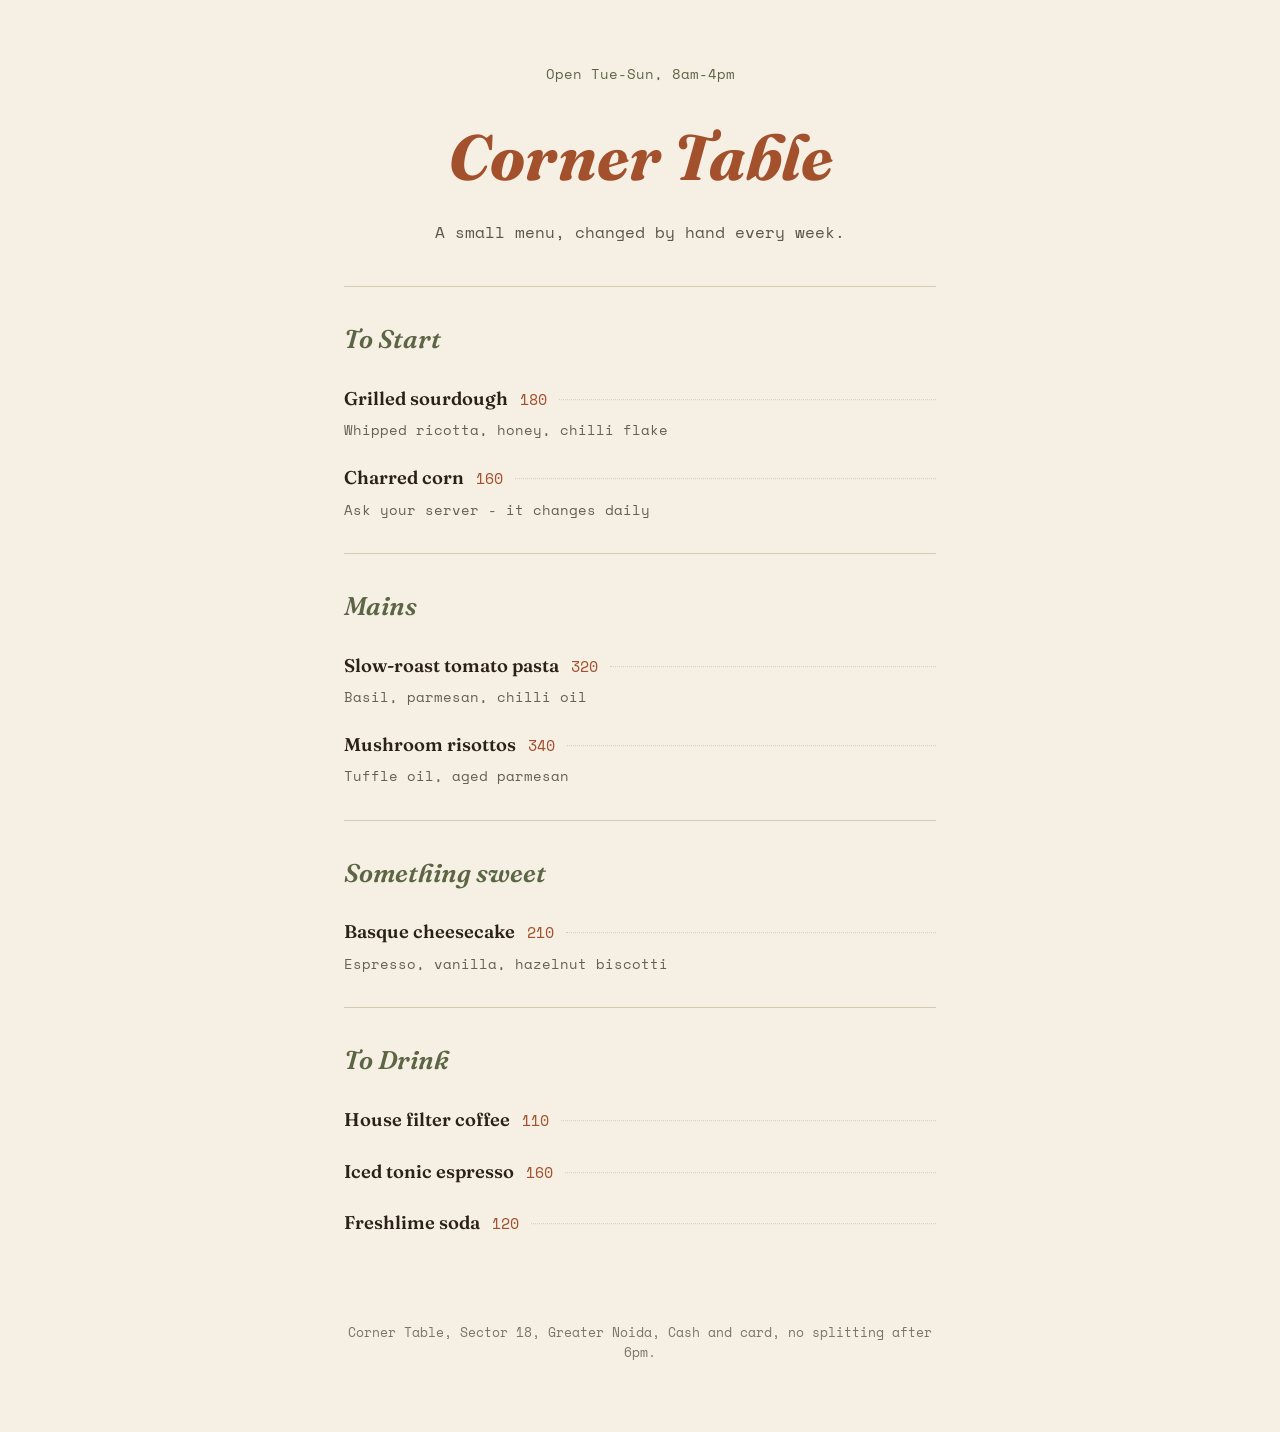
<file: Corner Table/index.html>
<!DOCTYPE html>
<html lang="en">
<head>
   <meta charset="UTF-8">
<meta name="viewport" content="width=device-width, initial-scale=1">
<title>Corner Table — Menu</title>
<link rel="preconnect" href="https://fonts.googleapis.com">
<link rel="preconnect" href="https://fonts.gstatic.com" crossorigin>
<link href="https://fonts.googleapis.com/css2?family=Fraunces:ital,opsz,wght@0,9..144,600;0,9..144,700;1,9..144,500&family=Space+Mono:wght@400;700&display=swap" rel="stylesheet">
<link rel="stylesheet" href="style.css">
</head>
<body>
    <header>
        <p class="kicker">
            Open Tue-Sun, 8am-4pm
        </p>

        <h1>Corner Table</h1>
        <p class="tag">A small menu, changed by hand every week.</p>
    </header>

    <main>


        <section class="course">
            <h2> To Start</h2>
            <ul class="menu-list">
                <li>
                    <div class="row">
                        <h3>Grilled sourdough</h3><span class="price">180</span>
                    </div>
                    <p>Whipped ricotta, honey, chilli flake</p>
                </li>
                <li>
                    <div class="row">
                        <h3>Charred corn</h3><span class="price">160</span>
                    </div>
                    <p>Ask your server - it changes daily</p>
                </li>
            </ul>
        </section>

        <section class="course">
            <h2>Mains</h2>
            <ul class="menu-list">
                <li>
                    <div class="row">
                        <h3>Slow-roast tomato pasta</h3><span class="price">320</span>
                    </div>
                    <p>Basil, parmesan, chilli oil</p>
                </li>
                <li>
                    <div class="row"><h3>Mushroom risottos</h3>
                    <span class="price">340</span></div>
                    <p>Tuffle oil, aged parmesan</p>
                </li>
            </ul>
        </section>

        <section class="course">
            <h2>Something sweet</h2>
            <ul class="menu-list">
                <li>
                    <div class="row">
                        <h3>Basque cheesecake</h3><span class="price">210</span>
                    </div>
                    <p>Espresso, vanilla, hazelnut biscotti</p>
                </li>
            </ul>
        </section>

        <section class="course">
            <h2>To Drink</h2>
            <ul class="menu-list">
                <li>
                    <div class="row">
                        <h3>House filter coffee</h3><span class="price">110</span>
                    </div>
                </li>
                <li>
                    <div class="row"><h3>Iced tonic espresso</h3><span class="price">160</span></div>
                </li>
                <li>
                    <div class="row"><h3>Freshlime soda</h3><span class="price">120</span></div>
                </li>
            </ul>
        </section>
    </main>

    <footer>
        <p>Corner Table, Sector 18, Greater Noida, Cash and card, no splitting after 6pm.</p>
    </footer>
    
</body>
</html>
</file>
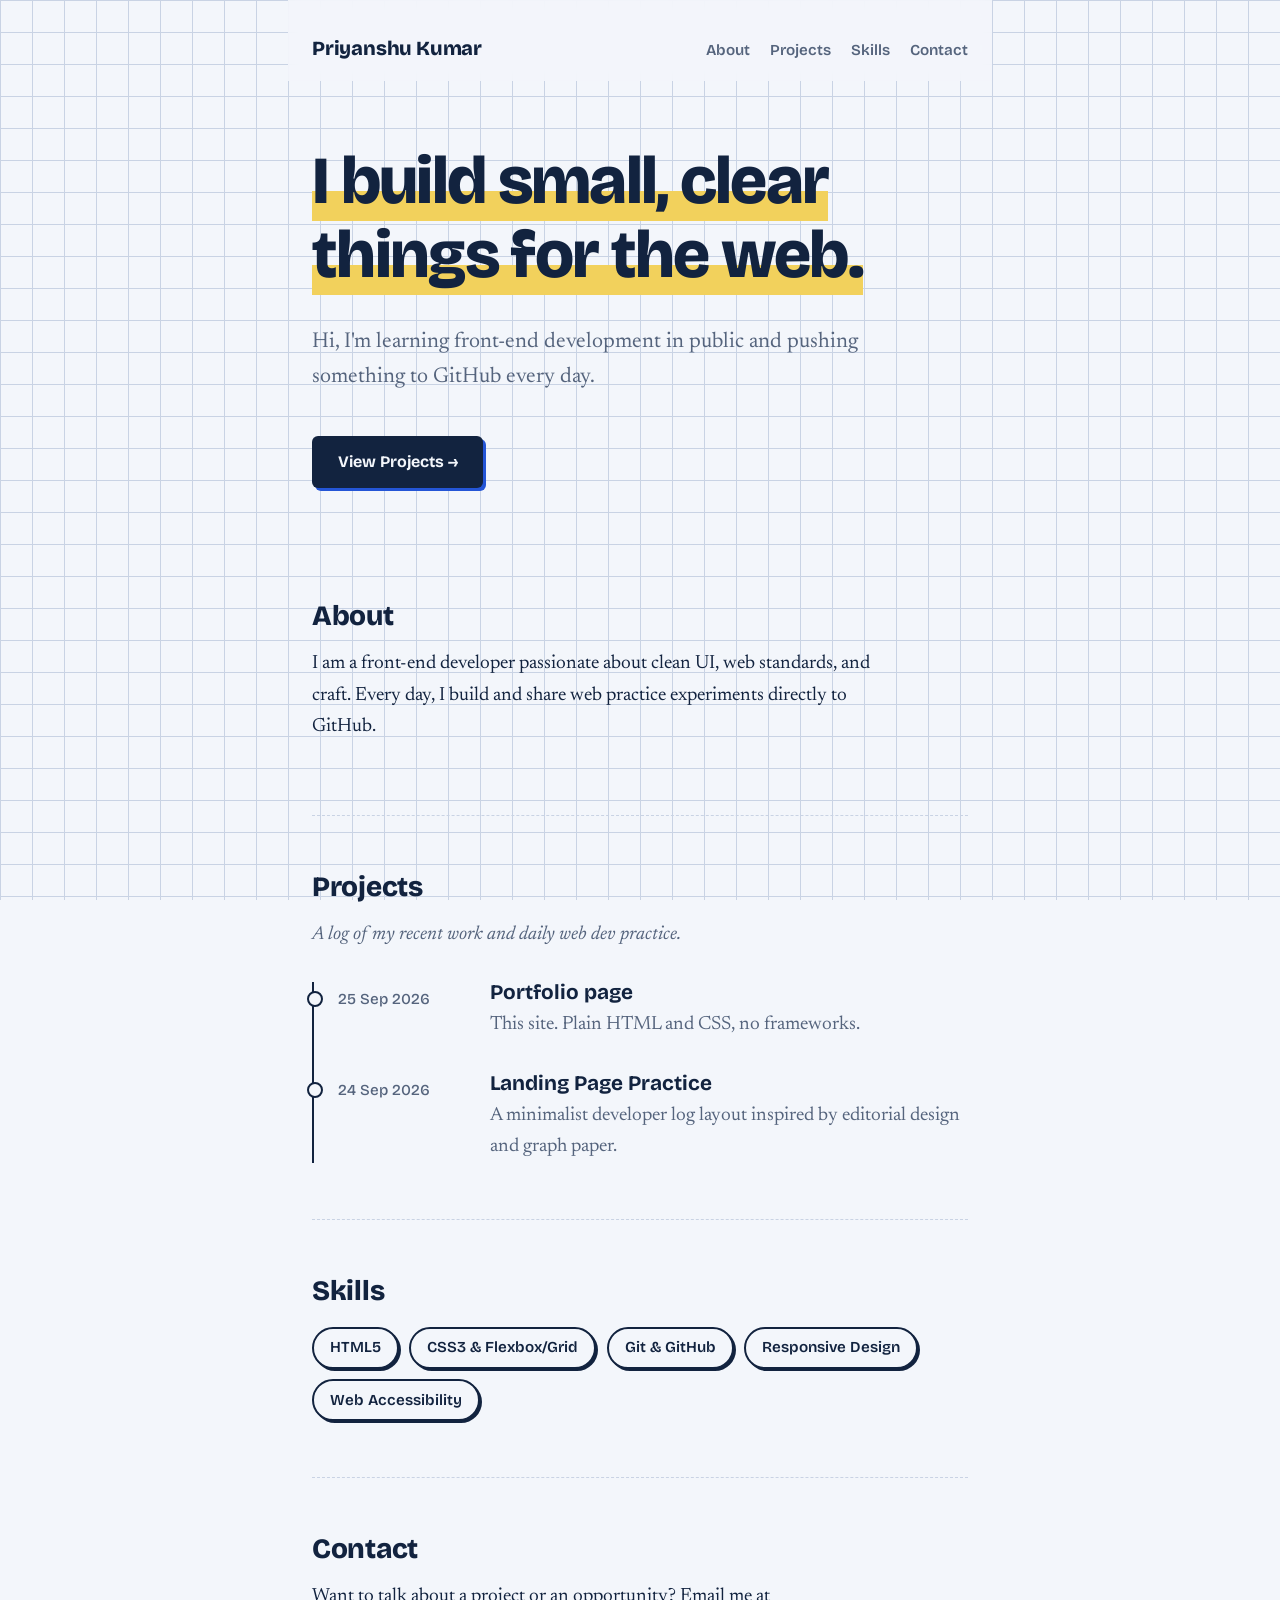
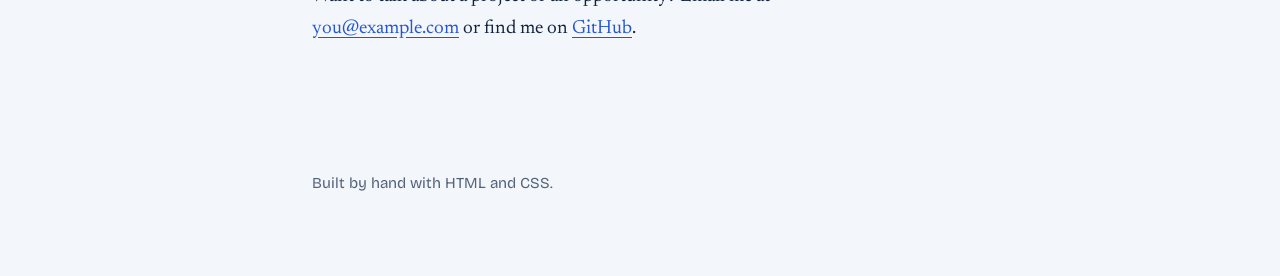
<file: LandingPage/index.html>
<!DOCTYPE html>
<html lang="en">
<head>
     <meta charset="UTF-8">
  <meta name="viewport" content="width=device-width, initial-scale=1">
  <title>Your Name | Portfolio</title>
  <link rel="preconnect" href="https://fonts.googleapis.com">
  <link rel="preconnect" href="https://fonts.gstatic.com" crossorigin>
  <link href="https://fonts.googleapis.com/css2?family=Bricolage+Grotesque:wght@500;700;800&family=Newsreader:ital,wght@0,400;0,500;1,400&display=swap" rel="stylesheet">
  <link rel="stylesheet" href="style.css">
</head>
<body>
    <header class="site-header">
        <a class="logo" href="#top">Priyanshu Kumar</a>
        <nav>
            <a href="#about">About</a>
            <a href="#projects">Projects</a>
            <a href="#skills">Skills</a>
            <a href="#contact">Contact</a>
        </nav>
    </header>

    <main id="top">

        <section id="hero" class="hero">
            <h1>I build small, clear things for the web.</h1>
            <p class="lead">Hi, I'm learning front-end development in public and pushing something to GitHub every day.</p>
            <a href="#projects" class="button">View Projects &rarr;</a>
        </section>

        <section id="about" class="about">
            <h2>About</h2>
            <p>I am a front-end developer passionate about clean UI, web standards, and craft. Every day, I build and share web practice experiments directly to GitHub.</p>
        </section>

        <section id="projects" class="projects">
            <h2>Projects</h2>
            <p class="note">A log of my recent work and daily web dev practice.</p>

            <ol class="log">
                <li>
                    <time datetime="2026-09-25">25 Sep 2026</time>
                    <div>
                        <h3><a href="#">Portfolio page</a></h3>
                        <p>This site. Plain HTML and CSS, no frameworks.</p>
                    </div>
                </li>
                <li>
                    <time datetime="2026-09-24">24 Sep 2026</time>
                    <div>
                        <h3><a href="#">Landing Page Practice</a></h3>
                        <p>A minimalist developer log layout inspired by editorial design and graph paper.</p>
                    </div>
                </li>
            </ol>
        </section>

        <section id="skills">
            <h2>Skills</h2>
            <ul class="skills">
                <li>HTML5</li>
                <li>CSS3 & Flexbox/Grid</li>
                <li>Git & GitHub</li>
                <li>Responsive Design</li>
                <li>Web Accessibility</li>
            </ul>
        </section>

        <section id="contact" class="contact">
            <h2>Contact</h2>
            <p>Want to talk about a project or an opportunity? Email me at <a href="mailto:you@example.com">you@example.com</a> or find me on <a href="https://github.com/priyanshukumar-25">GitHub</a>.</p>
        </section>

    </main>

    <footer>
        <p>Built by hand with HTML and CSS.</p>
    </footer>

</body>

</html>
</file>
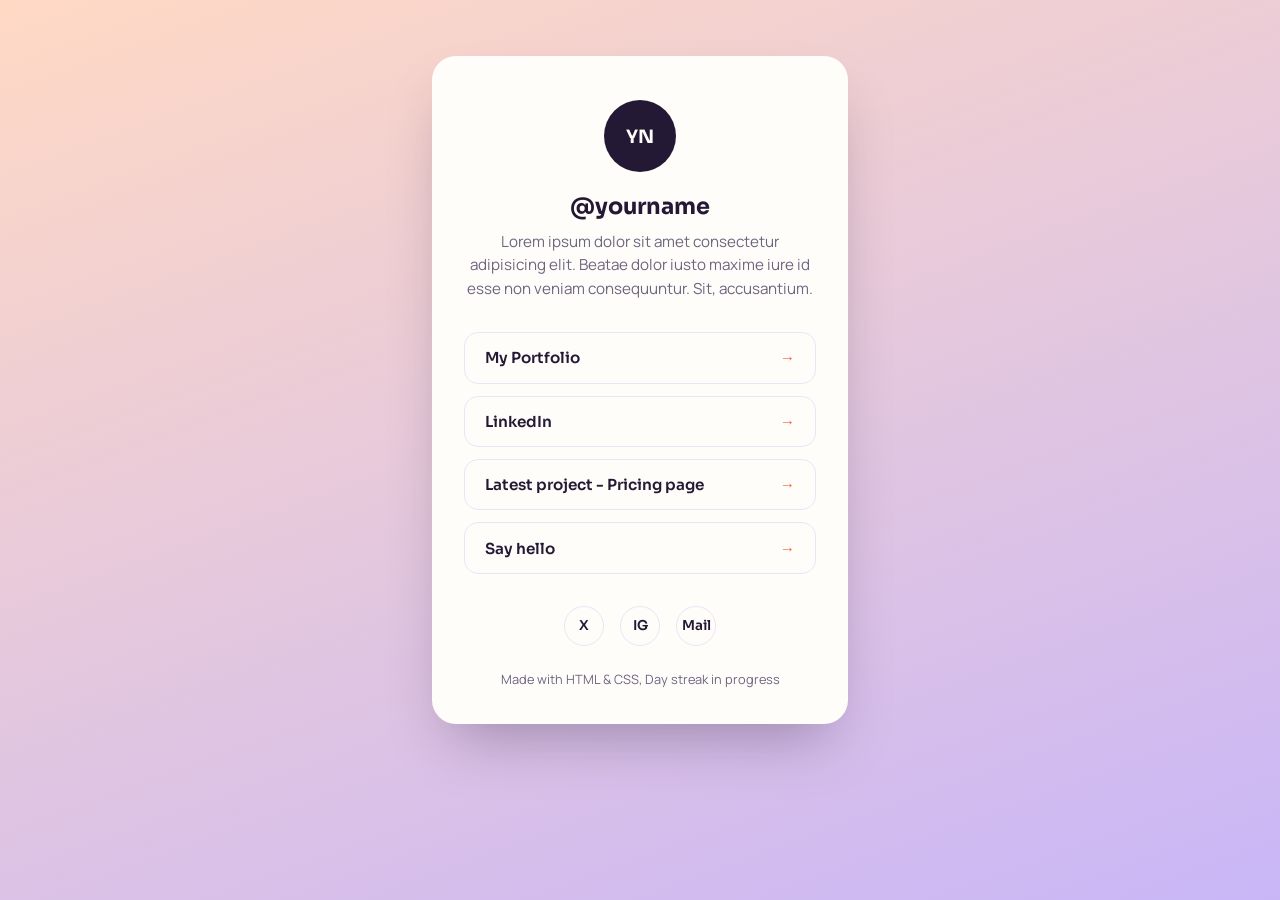
<file: link-in-bio page/index.html>
<!DOCTYPE html>
<html lang="en">
<head>
    <meta charset="UTF-8">
<meta name="viewport" content="width=device-width, initial-scale=1">
<title>@yourname</title>
<link rel="preconnect" href="https://fonts.googleapis.com">
<link rel="preconnect" href="https://fonts.gstatic.com" crossorigin>
<link href="https://fonts.googleapis.com/css2?family=Sora:wght@500;600;700&family=Manrope:wght@400;500;600&display=swap" rel="stylesheet">
<link rel="stylesheet" href="style.css">
</head>
<body>
    <main class="card">
        <div class="avatar" aria-hidden="true">YN</div>
        <h1>@yourname</h1>
        <p class="bio">Lorem ipsum dolor sit amet consectetur adipisicing elit. Beatae dolor iusto maxime iure id esse non veniam consequuntur. Sit, accusantium.</p>

        <nav class="links">
            <a href="#" class="link">
                <span class="link-title">My Portfolio</span>
                <span class="link-arrow">&rarr;</span>
            </a>
            <a href="#" class="link">
                <span class="link-title">LinkedIn</span>
                <span class="link-arrow">&rarr;</span>
            </a>
            <a href="#" class="link">
                <span class="link-title">Latest project - Pricing page</span>
                <span class="link-arrow">&rarr;</span>
            </a>
            <a href="#" class="link">
                <span class="link-title">Say hello</span>
                <span class="link-arrow">&rarr;</span>
            </a>
        </nav>

        <div class="socials">
            <a href="#" aria-label="X / Twitter">X</a>
            <a href="#" aria-label="Instagram">IG</a>
            <a href="#" aria-label="Email">Mail</a>
        </div>

        <p class="footer-note">Made with HTML &amp; CSS, Day streak in progress</p>
    </main>
    
</body>
</html>
</file>
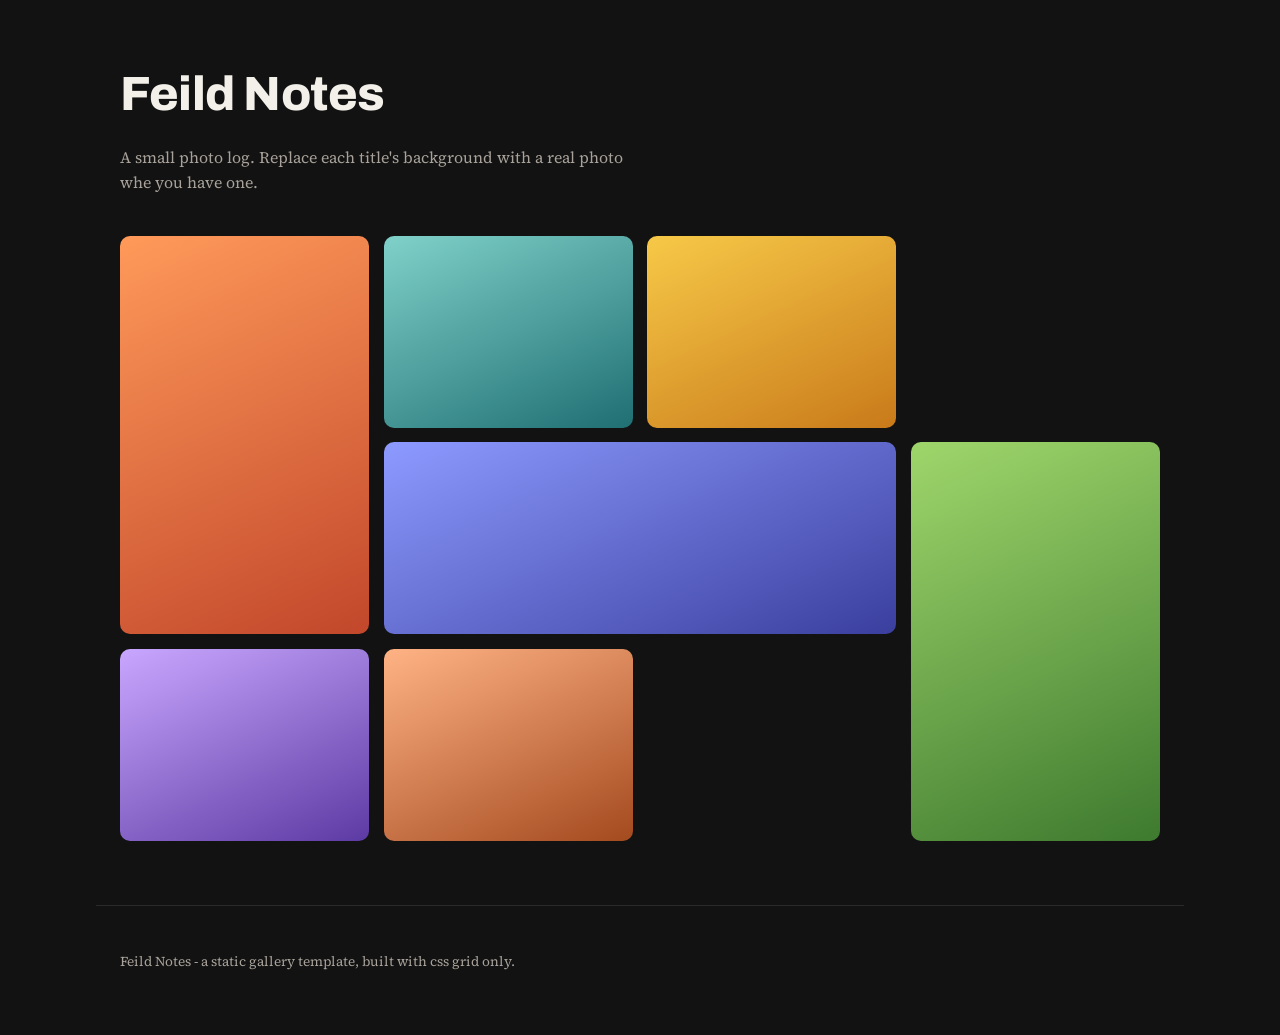
<file: photo-grid-gallery/index.html>
<!DOCTYPE html>
<html lang="en">
<head>
    <meta charset="UTF-8">
<meta name="viewport" content="width=device-width, initial-scale=1">
<title>Field Notes — Gallery</title>
<link rel="preconnect" href="https://fonts.googleapis.com">
<link rel="preconnect" href="https://fonts.gstatic.com" crossorigin>
<link href="https://fonts.googleapis.com/css2?family=Archivo:wght@500;600;800&family=Source+Serif+4:ital,wght@0,400;1,400&display=swap" rel="stylesheet">
<link rel="stylesheet" href="style.css">
</head>
<body>
    <header>
        <h1>Feild Notes</h1>
        <p>A small photo log. Replace each title's background with a real photo whe  you have one. </p>
    </header>

    <main class="gallery">


        
  <figure class="tile tile-tall" style="--c1:#ff9a5a; --c2:#c2472b;">
            <figcaption>
                <span class="loc">Ladakh, June</span>
                <span class="cap">Morning light over the pass</span>
            </figcaption>
        </figure>

        <figure class="tile" style="--c1:#7fd1c9; --c2:#1f6f73;">
            <figcaption>
                <span class="loc">Keral, March</span>
                <span class="cap">Backwaters at low tide</span>
            </figcaption>
        </figure>

        <figure class="tile" style="--c1:#f7c948; --c2:#c97a1a;">
            <figcaption>
                <span class="loc">Jaipur, Nov</span>
                <span class="cap">A wall of marigolds</span>
            </figcaption>
        </figure>

        <figure class=" tile tile-wide" style="--c1:#8d9aff; --c2:#3a3f9e;">
            <figcaption>
                <span class="loc">Goa, Jan </span>
                <span class="cap">Fishing boats, first light </span>
            </figcaption>
        </figure>

        <figure class=" tile tile-tall" style="--c1:#9fd66b; --c2:#3e7a2f;">
             <figcaption>
                <span class="loc">Meghalya, Aug </span>
                <span class="cap">Root bridge, after the rain </span>
            </figcaption>
        </figure>

        <figure class="tile"  style="--c1:#c9a7ff; --c2:#5c3aa3;">
            <figcaption>
                <span class="loc">Delhi, Oct </span>
                <span class="cap">Kite strings at dusk </span>
            </figcaption>
        </figure>

        <figure class="tile" style="--c1:#ffb385; --c2:#a44a1f;">
            <figcaption>
                <span class="loc">Rann of Kutch, Dec</span>
                <span class="cap">Salt flat, full moon </span>
            </figcaption>
        </figure>
    </main>

    <footer>
        <p>Feild Notes - a static gallery template, built with css grid only.</p>
    </footer>

</body>
</html>
</file>
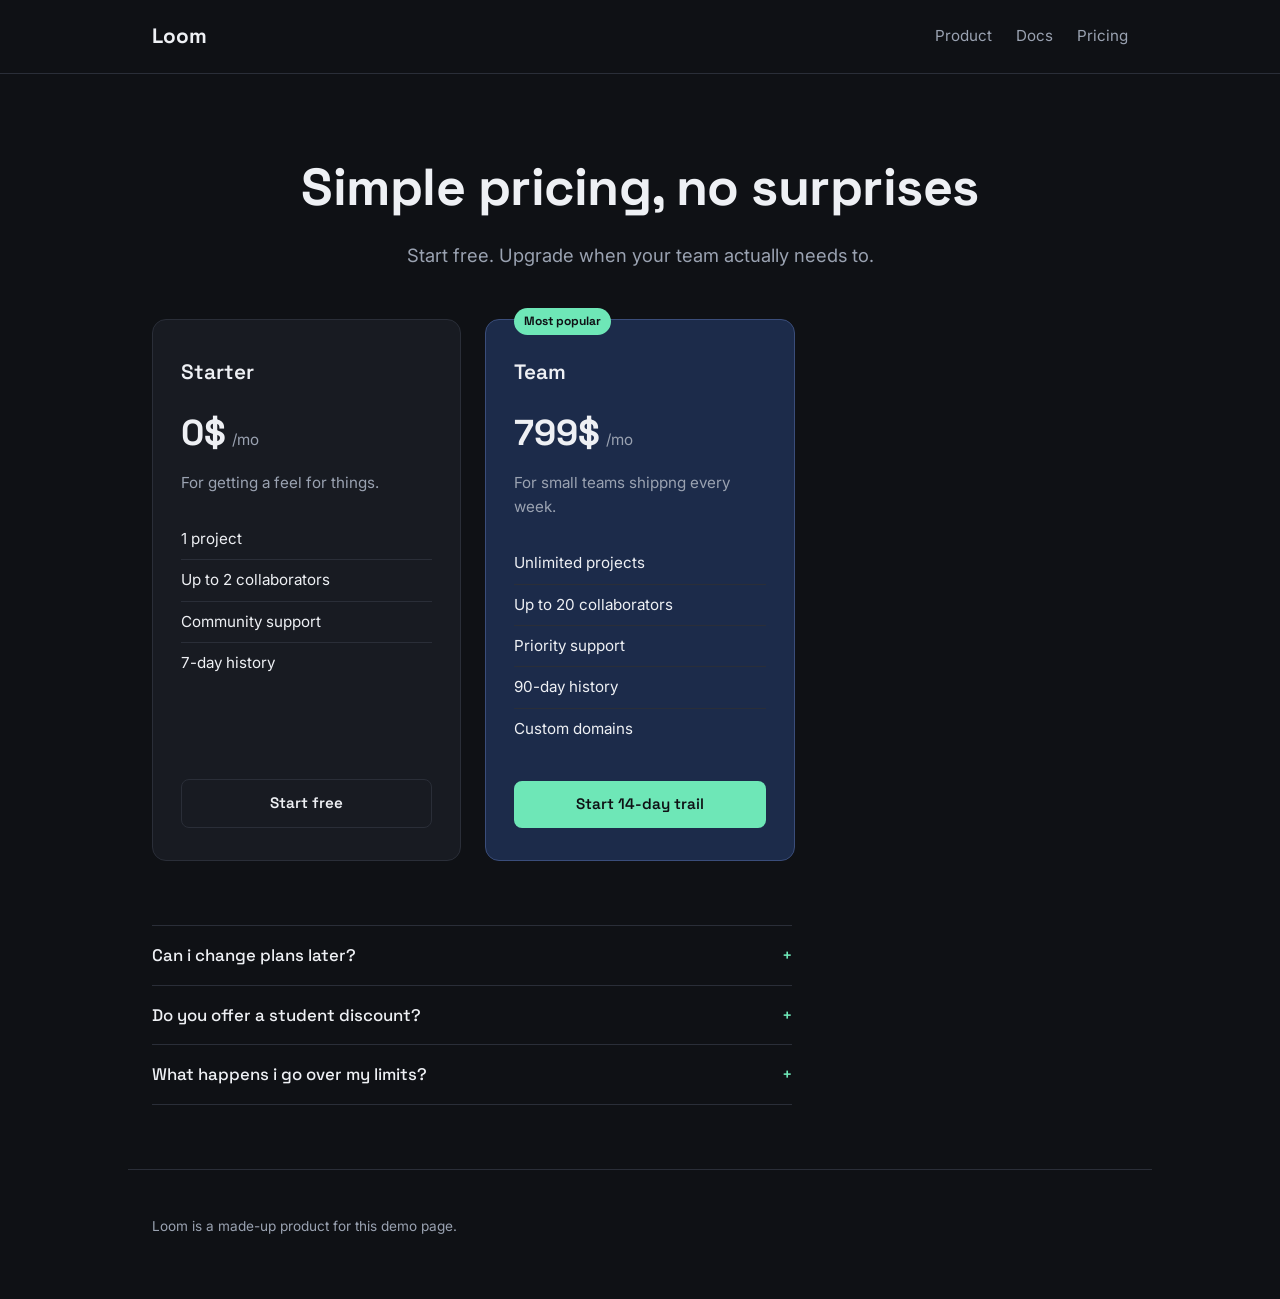
<file: SaaS-pricing/index.html>
<!DOCTYPE html>
<html lang="en">
<head>
    <meta charset="UTF-8">
<meta name="viewport" content="width=device-width, initial-scale=1">
<title>Pricing — Loom</title>
<link rel="preconnect" href="https://fonts.googleapis.com">
<link rel="preconnect" href="https://fonts.gstatic.com" crossorigin>
<link href="https://fonts.googleapis.com/css2?family=Space+Grotesk:wght@500;600;700&family=Inter:wght@400;500;600&display=swap" rel="stylesheet">
<link rel="stylesheet" href="style.css">
</head>
<body>
    <header>
        <div class="wrap">
            <span class="brand">Loom</span>
            <nav>
                <a href="#">Product</a>
                <a href="#">Docs</a>
                <a href="#">Pricing</a>
            </nav>            
        </div>
    </header>

    <main>
        <section class="intro">
            <h1>Simple pricing, no surprises</h1>
            <p>Start free. Upgrade when your team actually needs to.</p>
        </section>

        <section class="plans" id="pricing">

            <article class="plan">
                <h2>Starter</h2>
                <p class="price"><span class="amount">0$</span><span class="period">/mo</span></p>

                <p class="desc">For getting a feel for things.</p>

                <ul class="features">
                    <li>1 project</li>
                    <li>Up to 2 collaborators</li>
                    <li>Community support</li>
                    <li>7-day history</li>
                </ul>
                <a href="#" class="btn btn-outline">Start free</a>
            </article>

            <article class="plan plan-featured">
                <p class="badge">Most popular</p>
                <h2>Team</h2>
                <p class="price"><span class="amount">799$</span><span class="period">/mo</span></p>

                <p class="desc">For small teams shippng every week.</p>
                <ul class="features">
                    <li>Unlimited projects</li>
                    <li>Up to 20 collaborators</li>
                    <li>Priority support</li>
                    <li>90-day history</li>
                    <li>Custom domains</li>
                </ul>
                <a href="#" class="btn btn-solid">Start 14-day trail</a>
            </article>
        </section>

        <section class="faq">
           <details>
            <summary>Can i change plans later?</summary>
            <p>Yes - upgrade or downgrade at any time. Changes apply from your next billing cycle.</p>
           </details>

           <details>
            <summary>
                Do you offer a student discount?
            </summary>
            <p>Yes, 50% off team for verified students. Email support once you're on the Team plan.</p>
           </details>

           <details>
            <summary>What happens i go over my limits?</summary>
            <p>We'll let yo know before anything is restricted - no surprise charges.</p>
           </details>
        </section>
    </main>

    <footer>
        <p>Loom is a made-up product for this demo page.</p>
    </footer>


    
</body>
</html>
</file>
<file: Corner Table/style.css>
/* ---------- Tokens ---------- */
:root {
  --cream: #f6efe4;
  --paper: #fffaf2;
  --ink: #2c2118;
  --rust: #a3502c;
  --olive: #5c6644;
  --rule: #d8c9b3;

  --font-display: "Fraunces", Georgia, serif;
  --font-mono: "Space Mono", "Courier New", monospace;

  --page: 40rem;
}

* { box-sizing: border-box; }

body {
  margin: 0;
  background: var(--cream);
  color: var(--ink);
  font-family: var(--font-mono);
  font-size: 1rem;
  line-height: 1.6;
}

a { color: inherit; }

:focus-visible {
  outline: 2px solid var(--rust);
  outline-offset: 3px;
}

header, main, footer {
  max-width: var(--page);
  margin-inline: auto;
  padding-inline: 1.5rem;
}

/* ---------- Header ---------- */
header {
  text-align: center;
  padding-top: 4rem;
  padding-bottom: 2.5rem;
}

.kicker {
  font-size: 0.85rem;
  color: var(--olive);
  margin: 0 0 1.25rem;
}

header h1 {
  font-family: var(--font-display);
  font-weight: 700;
  font-style: italic;
  font-size: clamp(2.75rem, 9vw, 4rem);
  margin: 0;
  color: var(--rust);
}

.tag {
  margin: 0.75rem 0 0;
  color: var(--ink);
  opacity: 0.75;
}

/* ---------- Courses ---------- */
.course {
  padding-block: 2rem;
  border-top: 1px solid var(--rule);
}

.course h2 {
  font-family: var(--font-display);
  font-style: italic;
  font-weight: 600;
  font-size: 1.6rem;
  color: var(--olive);
  margin: 0 0 1.5rem;
}

.menu-list {
  list-style: none;
  margin: 0;
  padding: 0;
}

.menu-list li {
  margin-bottom: 1.4rem;
}

.menu-list li:last-child {
  margin-bottom: 0;
}

.row {
  display: flex;
  align-items: baseline;
  gap: 0.75rem;
}

.row h3 {
  font-family: var(--font-display);
  font-weight: 600;
  font-size: 1.15rem;
  margin: 0;
  white-space: nowrap;
}

/* dotted leader between name and price */
.row::after {
  content: "";
  flex: 1;
  border-bottom: 1px dotted var(--rule);
  transform: translateY(-0.3em);
}

.price {
  font-family: var(--font-mono);
  font-size: 0.95rem;
  color: var(--rust);
}

.menu-list p {
  margin: 0.3rem 0 0;
  font-size: 0.9rem;
  color: var(--ink);
  opacity: 0.7;
}

/* ---------- Footer ---------- */
footer {
  padding-block: 2.5rem 3.5rem;
  text-align: center;
  font-size: 0.8rem;
  color: var(--ink);
  opacity: 0.6;
}

/* ---------- Small screens ---------- */
@media (max-width: 30rem) {
  .row h3 { font-size: 1.05rem; }
}
</file>
<file: LandingPage/style.css>
:root {
  --paper: #f3f6fb;
  --ink: #12233f;
  --muted: #55647d;
  --blue: #2455d6;
  --highlight: #f2d15c;
  --line: #c9d3e4;
 
  --font-head: "Bricolage Grotesque", "Helvetica Neue", Arial, sans-serif;
  --font-body: "Newsreader", Georgia, "Times New Roman", serif;
 
  --page: 44rem;
}
 
/* ---------- Base ---------- */
* { box-sizing: border-box; }
 
html { scroll-behavior: smooth; }
 
body {
  margin: 0;
  color: var(--ink);
  background-color: var(--paper);
  /* graph-paper grid */
  background-image:
    linear-gradient(var(--line) 1px, transparent 1px),
    linear-gradient(90deg, var(--line) 1px, transparent 1px);
  background-size: 32px 32px;
  background-attachment: fixed;
  font-family: var(--font-body);
  font-size: 1.2rem;
  line-height: 1.65;
}
 
a {
  color: var(--blue);
  text-underline-offset: 4px;
  transition: color 0.2s ease, text-decoration-color 0.2s ease;
}
a:hover { color: var(--ink); }
 
:focus-visible {
  outline: 3px solid var(--blue);
  outline-offset: 3px;
}
 
h1, h2, h3 {
  font-family: var(--font-head);
  line-height: 1.1;
  margin: 0;
}
 
/* ---------- Layout ---------- */
.site-header,
main,
footer {
  max-width: var(--page);
  margin-inline: auto;
  padding-inline: 1.5rem;
}
 
main section {
  padding-block: 3.5rem;
  border-bottom: 1px dashed var(--line);
}

main section:last-of-type {
  border-bottom: none;
}
 
/* ---------- Header ---------- */
.site-header {
  display: flex;
  flex-wrap: wrap;
  justify-content: space-between;
  align-items: baseline;
  gap: 0.75rem 2rem;
  padding-block: 2rem 1rem;
  position: sticky;
  top: 0;
  background-color: rgba(243, 246, 251, 0.9);
  backdrop-filter: blur(8px);
  z-index: 10;
}
 
.logo {
  font-family: var(--font-head);
  font-weight: 800;
  font-size: 1.25rem;
  color: var(--ink);
  text-decoration: none;
  letter-spacing: -0.01em;
}
 
.site-header nav { display: flex; gap: 1.25rem; }
 
.site-header nav a {
  font-family: var(--font-head);
  font-weight: 600;
  font-size: 0.95rem;
  color: var(--muted);
  text-decoration: none;
  transition: color 0.2s ease;
}
 
.site-header nav a:hover {
  color: var(--ink);
  text-decoration: underline;
  text-underline-offset: 4px;
}
 
/* ---------- Hero ---------- */
.hero { padding-top: 4rem; }
 
.hero h1 {
  font-size: clamp(2.5rem, 8vw, 4.2rem);
  font-weight: 800;
  letter-spacing: -0.025em;
  /* highlighter behind the whole headline */
  background: linear-gradient(transparent 62%, var(--highlight) 62%);
  display: inline;
  box-decoration-break: clone;
  -webkit-box-decoration-break: clone;
}
 
.lead {
  margin: 2rem 0 2.5rem;
  max-width: 36rem;
  font-size: 1.35rem;
  color: var(--muted);
}
 
.button {
  display: inline-block;
  padding: 0.8rem 1.6rem;
  font-family: var(--font-head);
  font-weight: 700;
  font-size: 1rem;
  color: var(--paper);
  background: var(--ink);
  text-decoration: none;
  border-radius: 6px;
  box-shadow: 3px 3px 0px var(--blue);
  transition: transform 0.15s ease, box-shadow 0.15s ease, background-color 0.15s ease;
}
 
.button:hover {
  background: var(--blue);
  color: var(--paper);
  transform: translateY(-2px);
  box-shadow: 5px 5px 0px var(--ink);
}

.button:active {
  transform: translateY(0);
  box-shadow: 2px 2px 0px var(--ink);
}
 
/* ---------- Sections ---------- */
h2 {
  font-size: 1.75rem;
  font-weight: 800;
  margin-bottom: 1rem;
  letter-spacing: -0.01em;
}
 
section p { max-width: 36rem; margin: 0 0 1rem; }
 
.note { color: var(--muted); font-style: italic; }
 
/* ---------- Projects as a commit log ---------- */
.log {
  list-style: none;
  margin: 2rem 0 0;
  padding: 0;
  border-left: 2px solid var(--ink);
}
 
.log li {
  display: grid;
  grid-template-columns: 8.5rem 1fr;
  gap: 1rem;
  padding: 0 0 2rem 1.5rem;
  position: relative;
}

.log li:last-child {
  padding-bottom: 0;
}
 
/* dot on the line */
.log li::before {
  content: "";
  position: absolute;
  left: -7px;
  top: 0.55rem;
  width: 12px;
  height: 12px;
  background: var(--paper);
  border: 2px solid var(--ink);
  border-radius: 50%;
  transition: background-color 0.2s ease, transform 0.2s ease;
}

.log li:hover::before {
  background: var(--highlight);
  transform: scale(1.25);
}
 
.log time {
  font-family: var(--font-head);
  font-size: 0.95rem;
  font-weight: 500;
  color: var(--muted);
  padding-top: 0.3rem;
}
 
.log h3 { font-size: 1.3rem; font-weight: 700; }
.log h3 a { text-decoration: none; color: var(--ink); }
.log h3 a:hover { color: var(--blue); text-decoration: underline; }
.log p { margin: 0.25rem 0 0; color: var(--muted); }
 
/* ---------- Skills ---------- */
.skills {
  list-style: none;
  margin: 1.25rem 0 0;
  padding: 0;
  display: flex;
  flex-wrap: wrap;
  gap: 0.65rem;
}
 
.skills li {
  font-family: var(--font-head);
  font-weight: 600;
  font-size: 0.95rem;
  padding: 0.4rem 1rem;
  background: var(--paper);
  border: 2px solid var(--ink);
  border-radius: 999px;
  box-shadow: 2px 2px 0px var(--ink);
  transition: transform 0.15s ease, box-shadow 0.15s ease, background-color 0.15s ease;
  cursor: default;
}

.skills li:hover {
  transform: translateY(-2px);
  background-color: var(--highlight);
  box-shadow: 4px 4px 0px var(--ink);
}
 
/* ---------- Footer ---------- */
footer {
  padding-block: 2.5rem 4rem;
  color: var(--muted);
  font-size: 0.95rem;
  font-family: var(--font-head);
}
 
/* ---------- Small screens ---------- */
@media (max-width: 34rem) {
  body { font-size: 1.1rem; }
 
  .log li {
    grid-template-columns: 1fr;
    gap: 0.25rem;
  }
}
 
@media (prefers-reduced-motion: reduce) {
  html { scroll-behavior: auto; }
  .button, .skills li, .log li::before { transition: none; }
}
</file>
<file: link-in-bio page/style.css>
:root {
  --bg-1: #ffd9c4;
  --bg-2: #c9b6f7;
  --card: #fffdfa;
  --ink: #241934;
  --muted: #6f6480;
  --accent: #ff5d3a;
  --line: #ece4f7;
 
  --font-head: "Sora", "Helvetica Neue", Arial, sans-serif;
  --font-body: "Manrope", "Helvetica Neue", Arial, sans-serif;
}
 
* { box-sizing: border-box; }
 
body {
  margin: 0;
  min-height: 100vh;
  display: flex;
  justify-content: center;
  align-items: flex-start;
  padding: 3.5rem 1.25rem;
  background: linear-gradient(160deg, var(--bg-1), var(--bg-2));
  font-family: var(--font-body);
  color: var(--ink);
}
 
a { color: inherit; text-decoration: none; }
 
:focus-visible {
  outline: 2px solid var(--accent);
  outline-offset: 3px;
}
 
/* ---------- Card ---------- */
.card {
  width: 100%;
  max-width: 26rem;
  background: var(--card);
  border-radius: 24px;
  padding: 2.75rem 2rem 2.25rem;
  text-align: center;
  box-shadow: 0 30px 60px -20px rgba(36, 25, 52, 0.35);
}
 
.avatar {
  width: 4.5rem;
  height: 4.5rem;
  margin: 0 auto 1.25rem;
  border-radius: 50%;
  background: var(--ink);
  color: var(--card);
  font-family: var(--font-head);
  font-weight: 700;
  font-size: 1.15rem;
  display: flex;
  align-items: center;
  justify-content: center;
}
 
.card h1 {
  font-family: var(--font-head);
  font-weight: 700;
  font-size: 1.4rem;
  margin: 0 0 0.6rem;
}
 
.bio {
  color: var(--muted);
  font-size: 0.95rem;
  margin: 0 0 2rem;
  line-height: 1.55;
}
 
/* ---------- Links ---------- */
.links {
  display: flex;
  flex-direction: column;
  gap: 0.75rem;
  margin-bottom: 2rem;
}
 
.link {
  display: flex;
  justify-content: space-between;
  align-items: center;
  padding: 0.95rem 1.25rem;
  border: 1px solid var(--line);
  border-radius: 14px;
  font-family: var(--font-head);
  font-weight: 600;
  font-size: 0.95rem;
  transition: transform 0.15s ease, border-color 0.15s ease;
}
 
.link:hover {
  border-color: var(--accent);
  transform: translateY(-2px);
}
 
.link-arrow {
  color: var(--accent);
  font-weight: 700;
}
 
.link-accent {
  background: var(--ink);
  color: var(--card);
  border-color: var(--ink);
}
 
.link-accent .link-arrow { color: var(--card); }
 
/* ---------- Socials ---------- */
.socials {
  display: flex;
  justify-content: center;
  gap: 1rem;
  margin-bottom: 1.5rem;
}
 
.socials a {
  width: 2.5rem;
  height: 2.5rem;
  border-radius: 50%;
  border: 1px solid var(--line);
  display: flex;
  align-items: center;
  justify-content: center;
  font-family: var(--font-head);
  font-size: 0.85rem;
  font-weight: 600;
}
 
.socials a:hover {
  border-color: var(--accent);
  color: var(--accent);
}
 
.footer-note {
  margin: 0;
  font-size: 0.8rem;
  color: var(--muted);
}
 
/* ---------- Small screens ---------- */
@media (max-width: 26rem) {
  .card { padding: 2.25rem 1.5rem 2rem; border-radius: 18px; }
}
</file>
<file: photo-grid-gallery/style.css>
:root {
  --bg: #121212;
  --ink: #f3f0ea;
  --muted: #a8a29a;
  --line: #2a2a2a;
 
  --font-head: "Archivo", "Helvetica Neue", Arial, sans-serif;
  --font-body: "Source Serif 4", Georgia, serif;
 
  --page: 68rem;
}
 
* { box-sizing: border-box; }
 
body {
  margin: 0;
  background: var(--bg);
  color: var(--ink);
  font-family: var(--font-body);
  line-height: 1.6;
}
 
:focus-visible {
  outline: 2px solid var(--ink);
  outline-offset: 3px;
}
 
header, main, footer {
  max-width: var(--page);
  margin-inline: auto;
  padding-inline: 1.5rem;
}
 
/* ---------- Header ---------- */
header {
  padding-block: 3.5rem 2.5rem;
}
 
header h1 {
  font-family: var(--font-head);
  font-weight: 800;
  font-size: clamp(2rem, 6vw, 3rem);
  margin: 0 0 0.75rem;
  letter-spacing: -0.01em;
}
 
header p {
  color: var(--muted);
  max-width: 32rem;
  margin: 0;
}
 
/* ---------- Gallery grid ---------- */
.gallery {
  display: grid;
  grid-template-columns: repeat(4, 1fr);
  grid-auto-rows: 12rem;
  gap: 0.9rem;
  padding-bottom: 4rem;
}
 
.tile {
  margin: 0;
  position: relative;
  border-radius: 10px;
  overflow: hidden;
  background: linear-gradient(155deg, var(--c1), var(--c2));
  grid-column: span 1;
  grid-row: span 1;
}
 
.tile-wide { grid-column: span 2; }
.tile-tall { grid-row: span 2; }
 
.tile figcaption {
  position: absolute;
  inset: auto 0 0 0;
  padding: 1rem;
  display: flex;
  flex-direction: column;
  gap: 0.15rem;
  background: linear-gradient(to top, rgba(0,0,0,0.55), transparent 70%);
  opacity: 0;
  transform: translateY(6px);
  transition: opacity 0.2s ease, transform 0.2s ease;
}
 
.tile:hover figcaption,
.tile:focus-within figcaption {
  opacity: 1;
  transform: translateY(0);
}
 
.tile:hover,
.tile:focus-within {
  outline: 2px solid var(--ink);
  outline-offset: 2px;
}
 
.loc {
  font-family: var(--font-head);
  font-weight: 600;
  font-size: 0.75rem;
  text-transform: uppercase;
  letter-spacing: 0.06em;
  color: var(--ink);
  opacity: 0.85;
}
 
.cap {
  font-family: var(--font-body);
  font-style: italic;
  font-size: 1rem;
  color: var(--ink);
}
 
/* ---------- Footer ---------- */
footer {
  border-top: 1px solid var(--line);
  padding-block: 2rem 3rem;
  color: var(--muted);
  font-size: 0.85rem;
}
 
/* ---------- Small screens ---------- */
@media (max-width: 46rem) {
  .gallery { grid-template-columns: repeat(2, 1fr); }
  .tile-wide { grid-column: span 2; }
}
 
@media (max-width: 26rem) {
  .gallery { grid-template-columns: 1fr; grid-auto-rows: 10rem; }
  .tile-wide, .tile-tall { grid-column: span 1; grid-row: span 1; }
}
</file>
<file: SaaS-pricing/style.css>
/* ---------- Tokens ---------- */
:root {
  --bg: #0f1115;
  --panel: #181b22;
  --panel-featured: #1c2b4a;
  --ink: #eef0f4;
  --muted: #9aa2b1;
  --line: #2a2e38;
  --accent: #6ee7b7;
  --accent-ink: #0f1115;

  --font-head: "Space Grotesk", "Helvetica Neue", Arial, sans-serif;
  --font-body: "Inter", "Helvetica Neue", Arial, sans-serif;

  --page: 64rem;
}

* { box-sizing: border-box; }

body {
  margin: 0;
  background: var(--bg);
  color: var(--ink);
  font-family: var(--font-body);
  line-height: 1.6;
}

a { color: inherit; }

:focus-visible {
  outline: 2px solid var(--accent);
  outline-offset: 3px;
}

.wrap, main, footer {
  max-width: var(--page);
  margin-inline: auto;
  padding-inline: 1.5rem;
}

/* ---------- Header ---------- */
header {
  border-bottom: 1px solid var(--line);
}

.wrap {
  display: flex;
  justify-content: space-between;
  align-items: center;
  padding-block: 1.25rem;
}

.brand {
  font-family: var(--font-head);
  font-weight: 700;
  font-size: 1.3rem;
}

nav { display: flex; gap: 1.5rem; }

nav a {
  font-size: 0.95rem;
  color: var(--muted);
  text-decoration: none;
}

nav a:hover { color: var(--ink); }

/* ---------- Intro ---------- */
.intro {
  text-align: center;
  padding-block: 4.5rem 3rem;
}

.intro h1 {
  font-family: var(--font-head);
  font-weight: 700;
  font-size: clamp(2.25rem, 6vw, 3.25rem);
  margin: 0 0 0.75rem;
  letter-spacing: -0.01em;
}

.intro p {
  color: var(--muted);
  font-size: 1.15rem;
  margin: 0;
}

/* ---------- Plans ---------- */
.plans {
  display: grid;
  grid-template-columns: repeat(3, 1fr);
  gap: 1.5rem;
  padding-bottom: 4rem;
}

.plan {
  background: var(--panel);
  border: 1px solid var(--line);
  border-radius: 14px;
  padding: 2rem 1.75rem;
  display: flex;
  flex-direction: column;
  position: relative;
}

.plan-featured {
  background: var(--panel-featured);
  border-color: #3a4d7a;
}

.badge {
  position: absolute;
  top: -0.75rem;
  left: 1.75rem;
  background: var(--accent);
  color: var(--accent-ink);
  font-family: var(--font-head);
  font-weight: 700;
  font-size: 0.75rem;
  padding: 0.25rem 0.6rem;
  border-radius: 999px;
  margin: 0;
}

.plan h2 {
  font-family: var(--font-head);
  font-weight: 600;
  font-size: 1.3rem;
  margin: 0.25rem 0 1rem;
}

.price {
  display: flex;
  align-items: baseline;
  gap: 0.35rem;
  margin: 0 0 0.5rem;
}

.amount {
  font-family: var(--font-head);
  font-weight: 700;
  font-size: 2.25rem;
}

.period { color: var(--muted); font-size: 0.95rem; }

.desc {
  color: var(--muted);
  font-size: 0.95rem;
  margin: 0 0 1.5rem;
}

.features {
  list-style: none;
  margin: 0 0 2rem;
  padding: 0;
  flex: 1;
}

.features li {
  padding: 0.5rem 0;
  border-top: 1px solid var(--line);
  font-size: 0.95rem;
}

.features li:first-child { border-top: none; }

.btn {
  display: block;
  text-align: center;
  padding: 0.7rem 1rem;
  border-radius: 8px;
  font-family: var(--font-head);
  font-weight: 600;
  font-size: 0.95rem;
  text-decoration: none;
}

.btn-solid {
  background: var(--accent);
  color: var(--accent-ink);
}

.btn-solid:hover { opacity: 0.9; }

.btn-outline {
  border: 1px solid var(--line);
  color: var(--ink);
}

.btn-outline:hover { border-color: var(--accent); color: var(--accent); }

/* ---------- FAQ ---------- */
.faq {
  padding-bottom: 4rem;
  max-width: 40rem;
}

.faq h2 {
  font-family: var(--font-head);
  font-weight: 600;
  font-size: 1.5rem;
  margin: 0 0 1.25rem;
}

.faq details {
  border-top: 1px solid var(--line);
  padding: 1rem 0;
}

.faq details:last-of-type {
  border-bottom: 1px solid var(--line);
}

.faq summary {
  cursor: pointer;
  font-family: var(--font-head);
  font-weight: 500;
  font-size: 1.05rem;
  list-style: none;
}

.faq summary::-webkit-details-marker { display: none; }

.faq summary::after {
  content: "+";
  float: right;
  color: var(--accent);
}

.faq details[open] summary::after { content: "–"; }

.faq details p {
  color: var(--muted);
  margin: 0.75rem 0 0;
}

/* ---------- Footer ---------- */
footer {
  border-top: 1px solid var(--line);
  padding-block: 2rem 3rem;
  color: var(--muted);
  font-size: 0.85rem;
}

/* ---------- Small screens ---------- */
@media (max-width: 48rem) {
  .plans { grid-template-columns: 1fr; }
}
</file>
